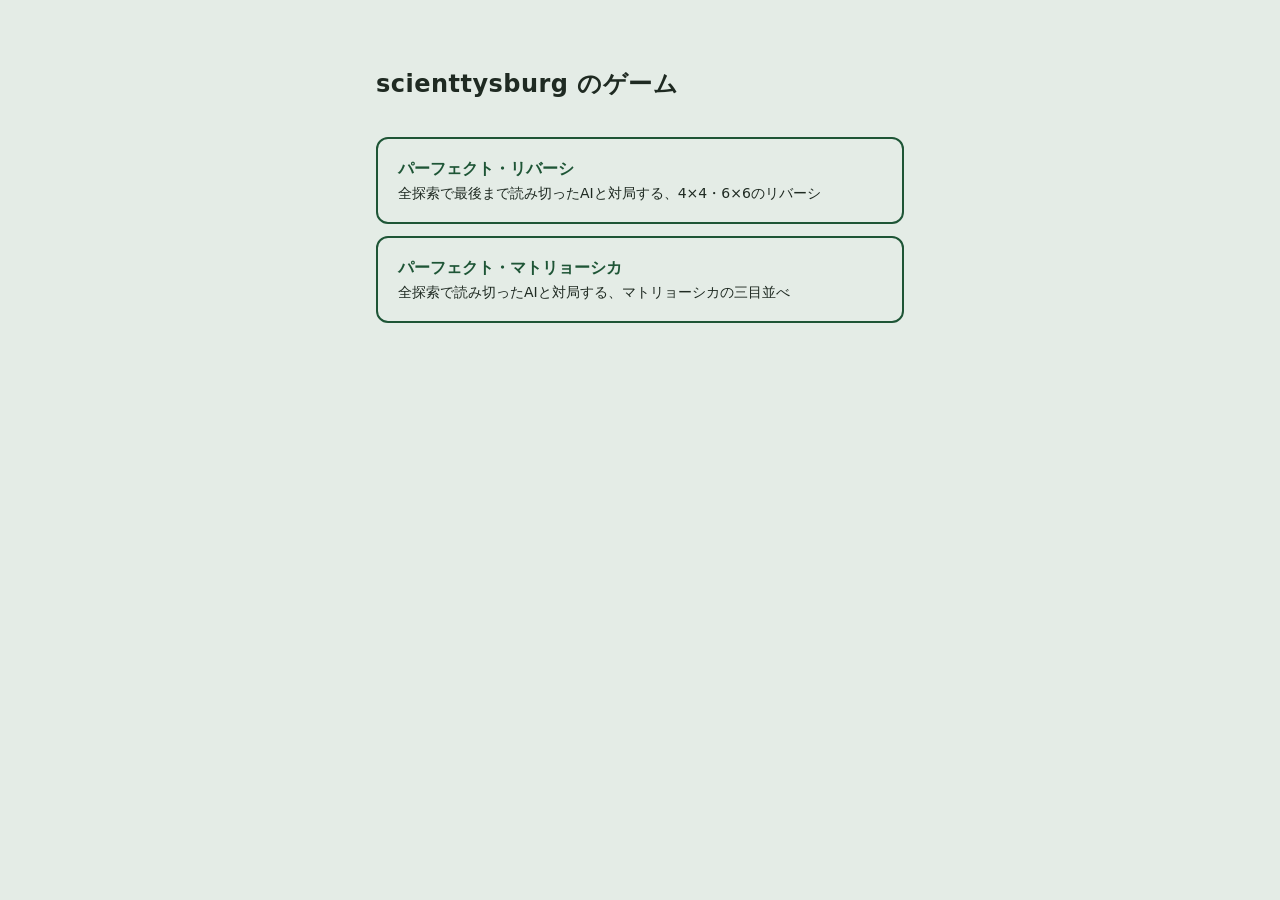
<file: index.html>
<!doctype html>
<html lang="ja">
<head>
<meta charset="utf-8">
<meta name="viewport" content="width=device-width, initial-scale=1">
<title>scienttysburg のゲーム</title>
<meta name="description" content="scienttysburg が作ったゲームの一覧">
<style>
:root {
  --bg: #E4ECE6;
  --fg: #1F2A22;
  --accent: #1E5536;
}
@media (prefers-color-scheme: dark) {
  :root {
    --bg: #101C15;
    --fg: #DCE8E0;
    --accent: #4FA374;
  }
}
* { box-sizing: border-box; }
body {
  margin: 0;
  min-height: 100vh;
  background: var(--bg);
  color: var(--fg);
  font-family: system-ui, -apple-system, "Hiragino Sans", "Yu Gothic UI", "Meiryo", sans-serif;
  line-height: 1.7;
}
main {
  max-width: 36rem;
  margin: 0 auto;
  padding: 4rem 1.5rem;
}
h1 {
  margin: 0 0 2rem;
  font-size: 1.5rem;
  font-weight: 700;
  letter-spacing: 0.02em;
}
ul {
  margin: 0;
  padding: 0;
  list-style: none;
}
li + li { margin-top: 0.75rem; }
a {
  display: block;
  padding: 1rem 1.25rem;
  border: 2px solid var(--accent);
  border-radius: 0.75rem;
  color: var(--accent);
  font-weight: 700;
  text-decoration: none;
}
a small {
  display: block;
  color: var(--fg);
  font-weight: 400;
  font-size: 0.875rem;
}
a:hover, a:focus-visible {
  background: var(--accent);
  color: var(--bg);
}
a:hover small, a:focus-visible small { color: var(--bg); }
a:focus-visible { outline: 3px solid var(--fg); outline-offset: 2px; }
</style>
</head>
<body>
<main>
  <h1>scienttysburg のゲーム</h1>
  <ul>
    <li><a href="reversi/">パーフェクト・リバーシ<small>全探索で最後まで読み切ったAIと対局する、4×4・6×6のリバーシ</small></a></li>
    <li><a href="matryoshka/">パーフェクト・マトリョーシカ<small>全探索で読み切ったAIと対局する、マトリョーシカの三目並べ</small></a></li>
  </ul>
</main>
</body>
</html>
</file>
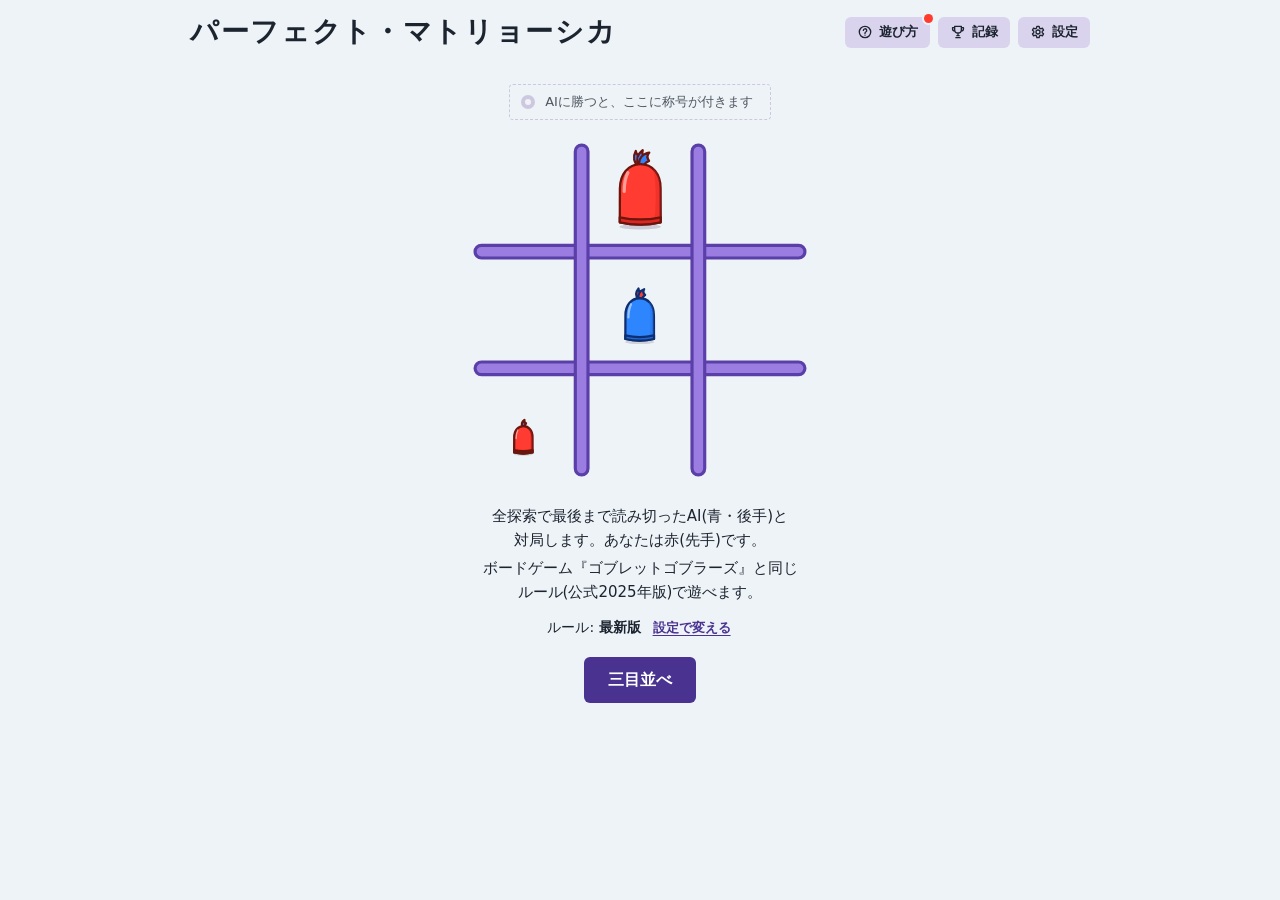
<file: matryoshka/index.html>
<!doctype html>
<html lang="ja">
  <head>
    <meta charset="UTF-8" />
    <meta name="viewport" content="width=device-width, initial-scale=1.0" />
    <meta name="color-scheme" content="light dark" />
    <meta name="description" content="全探索で最後まで読み切ったAIと対局する、三目並べのマトリョーシカ。" />
    <title>パーフェクト・マトリョーシカ</title>
    <link rel="icon" type="image/svg+xml" href="/matryoshka/favicon.svg" />
    <script type="module" crossorigin src="/matryoshka/assets/index-DA-m1LLH.js"></script>
    <link rel="stylesheet" crossorigin href="/matryoshka/assets/index-DSzhhe3M.css">
  </head>
  <body>
    <div id="app"></div>
  </body>
</html>
</file>
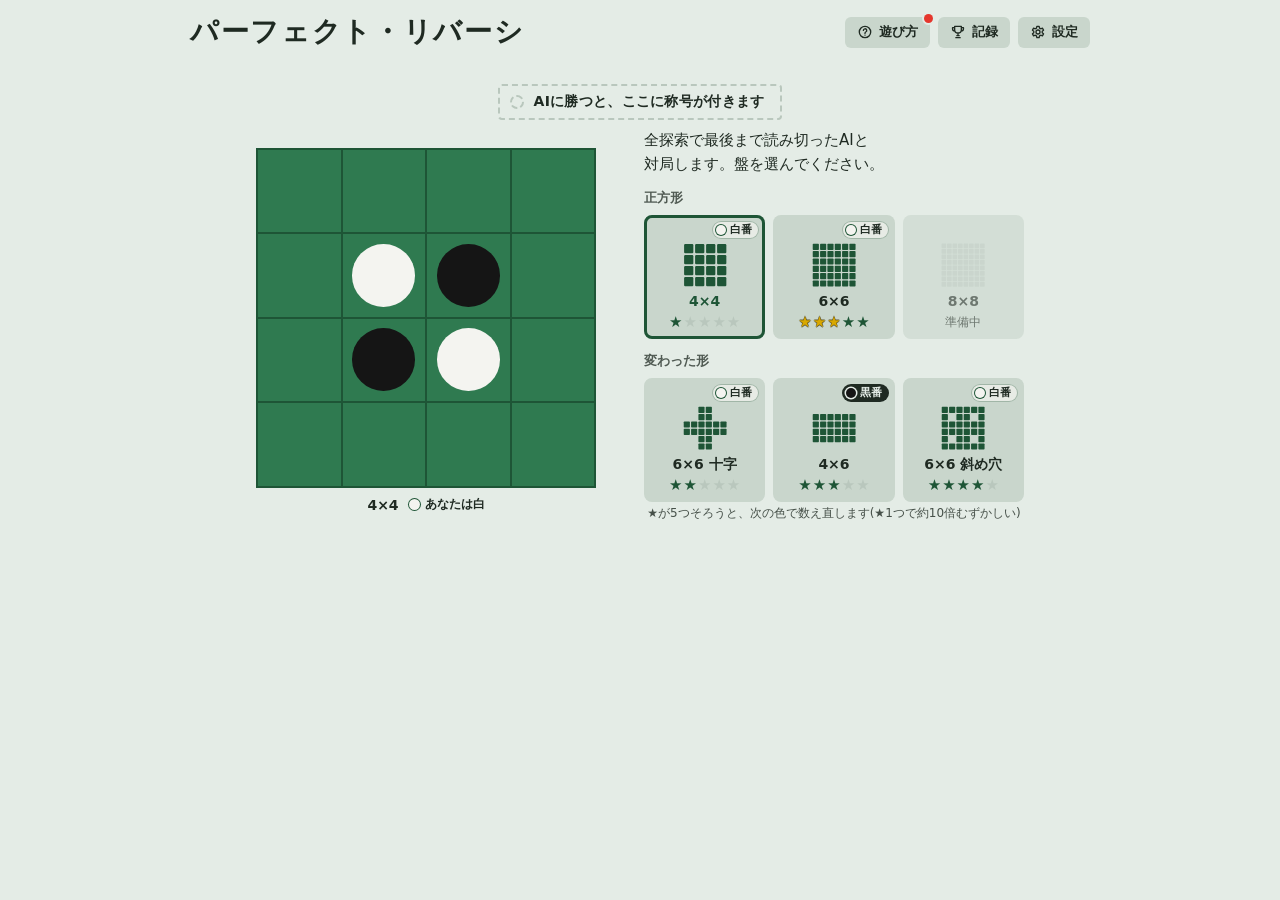
<file: reversi/index.html>
<!doctype html>
<html lang="ja">
  <head>
    <meta charset="UTF-8" />
    <meta name="viewport" content="width=device-width, initial-scale=1.0" />
    <meta name="color-scheme" content="light dark" />
    <meta name="description" content="全探索で最後まで読み切ったAIと対局する、4×4・6×6のリバーシ。" />
    <title>パーフェクト・リバーシ</title>
    <link rel="icon" type="image/svg+xml" href="/reversi/favicon.svg" />
    <script type="module" crossorigin src="/reversi/assets/index-CpmQHHmM.js"></script>
    <link rel="stylesheet" crossorigin href="/reversi/assets/index-CEtsb2yd.css">
  </head>
  <body>
    <div id="app"></div>
  </body>
</html>
</file>
<file: matryoshka/assets/index-DSzhhe3M.css>
:root{--matryoshka-bg:#eef3f7;--matryoshka-text:#1c2430;--matryoshka-cell:#5a3fa8;--matryoshka-line:#2f1f66;--matryoshka-chip:#dad3ee;--matryoshka-dot-off:#c2bad9;--matryoshka-accent:#4a3291;--matryoshka-on-accent:#fff;--matryoshka-white:#fff;--matryoshka-best-dot-on:#7a5cd0;--matryoshka-plate:transparent;--matryoshka-red:#ff3b30;--matryoshka-blue:#2e86ff;--matryoshka-dot:#4a329159;--matryoshka-ring:#4a32918c;--matryoshka-backdrop:#00000073;--matryoshka-gold:#ffd76a;--matryoshka-gold-edge:#e0a93a;--matryoshka-perfect-bg:radial-gradient(circle at 50% 38%, #6a4fc8 0%, #4a3291 55%, #2d1d66 100%);--matryoshka-perfect-ink:#2d1d66;--matryoshka-perfect-board:#eef3f7;--matryoshka-perfect-text:#fff;--matryoshka-perfect-chip:#ffffff29;--matryoshka-perfect-ring:#cdbdff;--matryoshka-unit:min(1.3px, calc((100vw - 32px) / 268), max(.7px, calc((100vh - 120px) / 268)));--lightningcss-light:initial;--lightningcss-dark: ;color-scheme:light}:root[data-theme=dark]{--matryoshka-bg:#11161f;--matryoshka-text:#e8eef6;--matryoshka-cell:#5a45b0;--matryoshka-line:#2a1f55;--matryoshka-chip:#2b2f4d;--matryoshka-dot-off:#3a3a5c;--matryoshka-accent:#b7a4ff;--matryoshka-on-accent:#1a1240;--matryoshka-best-dot-on:var(--matryoshka-accent);--matryoshka-plate:#232d40;--matryoshka-dot:#c4b2ff80;--matryoshka-ring:#c4b2ffcc;--matryoshka-backdrop:#04060aa6;--matryoshka-perfect-bg:radial-gradient(circle at 50% 38%, #231c52 0%, #11161f 55%, #0b0d14 100%);--matryoshka-perfect-ink:#0b0d14;--matryoshka-perfect-board:#232d40;--matryoshka-perfect-text:var(--matryoshka-text);--matryoshka-perfect-chip:var(--matryoshka-chip);--lightningcss-light: ;--lightningcss-dark:initial;color-scheme:dark}@media (prefers-color-scheme:dark){:root:not([data-theme]){--matryoshka-bg:#11161f;--matryoshka-text:#e8eef6;--matryoshka-cell:#5a45b0;--matryoshka-line:#2a1f55;--matryoshka-chip:#2b2f4d;--matryoshka-dot-off:#3a3a5c;--matryoshka-accent:#b7a4ff;--matryoshka-on-accent:#1a1240;--matryoshka-best-dot-on:var(--matryoshka-accent);--matryoshka-plate:#232d40;--matryoshka-dot:#c4b2ff80;--matryoshka-ring:#c4b2ffcc;--matryoshka-backdrop:#04060aa6;--matryoshka-perfect-bg:radial-gradient(circle at 50% 38%, #231c52 0%, #11161f 55%, #0b0d14 100%);--matryoshka-perfect-ink:#0b0d14;--matryoshka-perfect-board:#232d40;--matryoshka-perfect-text:var(--matryoshka-text);--matryoshka-perfect-chip:var(--matryoshka-chip);--lightningcss-light: ;--lightningcss-dark:initial;color-scheme:dark}}body{background:var(--matryoshka-bg);color:var(--matryoshka-text);-webkit-text-size-adjust:100%;margin:0;font-family:Hiragino Sans,Hiragino Kaku Gothic ProN,Noto Sans JP,Yu Gothic UI,Meiryo,system-ui,sans-serif;font-size:15px;line-height:1.6}button{font:inherit;color:inherit}:focus-visible{outline:3px solid var(--matryoshka-accent);outline-offset:2px}.matryoshka-defs{position:absolute}.matryoshka-screen{--matryoshka-main-pad:16px;--matryoshka-page-width:600px;--matryoshka-bar-width:900px;min-height:100vh;box-sizing:border-box;min-height:100dvh}.matryoshka-topbar{flex-wrap:wrap;justify-content:space-between;align-items:center;gap:6px 8px;max-width:420px;margin:0 auto;padding:14px 16px 6px;display:flex}.matryoshka-brand{letter-spacing:.04em;white-space:nowrap;flex:100%;min-width:0;margin:0;font-size:clamp(12px,6.86813vw - 2.1978px,22px);font-weight:800;line-height:1.3}.matryoshka-topbar__actions{flex:100%;gap:6px;display:flex}.matryoshka-main{max-width:420px;padding:8px var(--matryoshka-main-pad) 32px;text-align:center;flex-direction:column;align-items:center;margin:0 auto;display:flex}.matryoshka-button{cursor:pointer;border:0;border-radius:6px;padding:9px 16px;font-size:14px;font-weight:600}.matryoshka-button:disabled{opacity:.45;cursor:default}.matryoshka-button--primary{background:var(--matryoshka-accent);color:var(--matryoshka-on-accent)}.matryoshka-button--secondary{background:var(--matryoshka-chip)}.matryoshka-button--quiet{text-underline-offset:3px;opacity:.75;background:0 0;margin-top:20px;padding:6px 10px;font-size:13px;font-weight:400;text-decoration:underline}.matryoshka-tool{background:var(--matryoshka-chip);min-width:0;color:var(--matryoshka-text);white-space:nowrap;cursor:pointer;border:0;border-radius:8px;flex-direction:column;flex:1 1 0;align-items:center;gap:2px;padding:6px 0 5px;font-size:11px;font-weight:600;line-height:1.3;display:flex;position:relative}.matryoshka-tool svg{flex-shrink:0;width:18px;height:18px}.matryoshka-piece{top:calc(var(--matryoshka-unit) * (var(--mp-dy) + var(--mp-rd,0) * var(--mp-rest,1)));left:calc(var(--matryoshka-unit) * var(--mp-dx));width:calc(var(--matryoshka-unit) * var(--mp-w));height:calc(var(--matryoshka-unit) * var(--mp-h));display:block;position:relative;overflow:visible}.matryoshka-board,.matryoshka-preview{width:calc(var(--matryoshka-unit) * 268);height:calc(var(--matryoshka-unit) * 268);flex:none;position:relative}.matryoshka-board:before,.matryoshka-preview:before{content:"";inset:calc(var(--matryoshka-unit) * -12);border-radius:calc(var(--matryoshka-unit) * 32);background:var(--matryoshka-plate);position:absolute}.matryoshka-board{margin:calc(var(--matryoshka-unit) * 16) 0 calc(var(--matryoshka-unit) * 12)}.matryoshka-bars{width:100%;height:100%;position:absolute;inset:0}.matryoshka-cells{grid-template-columns:repeat(3, calc(var(--matryoshka-unit) * 84));grid-template-rows:repeat(3, calc(var(--matryoshka-unit) * 84));gap:calc(var(--matryoshka-unit) * 8);display:grid;position:absolute;inset:0}.matryoshka-cell{cursor:default;background:0 0;border:0;justify-content:center;align-items:center;padding:0;display:flex;position:relative;overflow:visible}.matryoshka-cell[data-liftable],.matryoshka-cell[data-target]{cursor:pointer}.matryoshka-cell--dot:after{content:"";width:calc(var(--matryoshka-unit) * 12);height:calc(var(--matryoshka-unit) * 12);margin:calc(var(--matryoshka-unit) * -6) 0 0 calc(var(--matryoshka-unit) * -6);background:var(--matryoshka-dot);border-radius:50%;position:absolute;top:50%;left:50%}.matryoshka-cell--can:before{content:"";width:calc(var(--matryoshka-unit) * var(--ring-w,58));height:calc(var(--matryoshka-unit) * var(--ring-w,58) * .22);margin-left:calc(var(--matryoshka-unit) * var(--ring-w,58) * -.5);margin-top:calc(var(--matryoshka-unit) * (var(--ring-foot,40) - var(--ring-w,58) * .11));box-shadow:0 0 0 calc(var(--matryoshka-unit) * 3) var(--matryoshka-ring);border-radius:50%;position:absolute;top:50%;left:50%}.matryoshka-cells>.matryoshka-cell:nth-child(3n+1){--lift-tx:-.06;--lift-ty:-.38;--lift-deg:-29deg}.matryoshka-cells>.matryoshka-cell:nth-child(3n+2){--lift-tx:-.1;--lift-ty:-.39;--lift-deg:-22deg}.matryoshka-cells>.matryoshka-cell:nth-child(3n){--lift-tx:.06;--lift-ty:-.38;--lift-deg:29deg}.matryoshka-cell[data-origin]{z-index:10}.matryoshka-piece--lifted{--mp-ground:transparent;z-index:2;transform-origin:calc(var(--matryoshka-unit) * var(--mp-pl)) calc(var(--matryoshka-unit) * var(--mp-pb));transform:translate(calc(-50% + var(--matryoshka-unit) * (var(--mp-dx) + 84 * var(--lift-tx))), calc(-50% + var(--matryoshka-unit) * (var(--mp-dy) + var(--mp-rd) + 84 * var(--lift-ty)))) rotate(var(--lift-deg));filter:drop-shadow(0 calc(var(--matryoshka-unit) * 2) calc(var(--matryoshka-unit) * 2) #140a324d);animation:.25s ease-out matryoshka-lift;position:absolute;top:50%;left:50%}.matryoshka-cells>.matryoshka-cell:nth-child(3n) .matryoshka-piece--lifted{transform-origin:calc(var(--matryoshka-unit) * var(--mp-pr)) calc(var(--matryoshka-unit) * var(--mp-pb))}.matryoshka-lift-shadow{left:50%;top:calc(50% + var(--matryoshka-unit) * var(--ground));width:calc(var(--matryoshka-unit) * var(--mp-h) * .5);height:calc(var(--matryoshka-unit) * var(--mp-h) * .068);pointer-events:none;opacity:.55;background:#281e3c29;border-radius:50%;animation:.25s ease-out matryoshka-lift-shadow;position:absolute;transform:translate(-50%,-50%)scale(1.35,1.2)}.matryoshka-cell[data-selected] .matryoshka-piece:not(.matryoshka-piece--lifted){filter:drop-shadow(calc(var(--matryoshka-unit) * 1.5) 0 0 var(--matryoshka-accent)) drop-shadow(calc(var(--matryoshka-unit) * -1.5) 0 0 var(--matryoshka-accent)) drop-shadow(0 calc(var(--matryoshka-unit) * 1.5) 0 var(--matryoshka-accent)) drop-shadow(0 calc(var(--matryoshka-unit) * -1.5) 0 var(--matryoshka-accent))}.matryoshka-cell--line{--mp-line-tint:var(--matryoshka-blue)}.matryoshka-cell--line[data-line=red]{--mp-line-tint:var(--matryoshka-red)}.matryoshka-cell--line:before{content:"";inset:calc(var(--matryoshka-unit) * 3);border-radius:calc(var(--matryoshka-unit) * 14);background:color-mix(in srgb, var(--mp-line-tint) 24%, transparent);box-shadow:inset 0 0 0 calc(var(--matryoshka-unit) * 2.5) color-mix(in srgb, var(--mp-line-tint) 65%, transparent);pointer-events:none;animation:.45s ease-out both matryoshka-line-in;position:absolute}@keyframes matryoshka-line-in{0%{opacity:0;transform:scale(.8)}to{opacity:1;transform:scale(1)}}.matryoshka-piece[data-arriving]{z-index:10;animation:.3s ease-out matryoshka-drop}.matryoshka-piece[data-under]{z-index:0;transform:translate(calc(-50% + var(--matryoshka-unit) * var(--mp-dx)), calc(-50% + var(--matryoshka-unit) * (var(--mp-dy) + var(--mp-rd))));position:absolute;top:50%;left:50%}@keyframes matryoshka-lift{0%{transform:translate(calc(-50% + var(--matryoshka-unit) * var(--mp-dx)), calc(-50% + var(--matryoshka-unit) * (var(--mp-dy) + var(--mp-rd)))) rotate(0deg)}45%{transform:translate(calc(-50% + var(--matryoshka-unit) * var(--mp-dx)), calc(-50% + var(--matryoshka-unit) * (var(--mp-dy) + var(--mp-rd) + 84 * var(--lift-ty)))) rotate(0deg);animation-timing-function:ease-in-out}}@keyframes matryoshka-lift-shadow{0%{opacity:1;transform:translate(-50%,-50%)}}@keyframes matryoshka-drop{0%{transform:translate(var(--from-x,0px), var(--from-y,calc(var(--matryoshka-unit) * -24)))}}.matryoshka-hand-label{opacity:.75;text-align:center;margin:6px 0 2px;font-size:13px}.matryoshka-hand{justify-content:center;align-items:center;gap:calc(var(--matryoshka-unit) * 12);min-height:calc(var(--matryoshka-unit) * 84);padding-top:calc(var(--matryoshka-unit) * 10);display:flex}.matryoshka-hand-slot{--mp-rest:0;width:calc(var(--matryoshka-unit) * var(--mp-vw));height:calc(var(--matryoshka-unit) * 74);flex:none;justify-content:center;align-items:center;display:flex;position:relative}.matryoshka-hand-piece{width:calc(100% + var(--matryoshka-unit) * 10);height:100%;margin:0 calc(var(--matryoshka-unit) * -5);background:0 0;border:0;justify-content:center;align-items:center;padding:0;transition:transform .15s;display:flex;position:relative}button.matryoshka-hand-piece{cursor:pointer}.matryoshka-hand-piece--picked{transform:translateY(calc(var(--matryoshka-unit) * -10))}.matryoshka-hand-piece--picked .matryoshka-piece{--mp-ground:transparent}.matryoshka-hand-piece--picked:before{content:"";left:50%;top:calc(50% + var(--matryoshka-unit) * (var(--ground) + 10));width:calc(var(--matryoshka-unit) * var(--mp-h) * .5);height:calc(var(--matryoshka-unit) * var(--mp-h) * .068);background:var(--matryoshka-dot);border-radius:50%;position:absolute;transform:translate(-50%,-50%)}.matryoshka-cell:focus-visible{outline:3px solid var(--matryoshka-accent);outline-offset:-5px}.matryoshka-main--title{padding-top:24px}.matryoshka-preview{--matryoshka-unit:min(1.2687px, max(.6px, calc((100vh - 395px) / 268)), calc((100vw - 2 * var(--matryoshka-main-pad)) / 268));margin:12px auto 4px}.matryoshka-cell--static{pointer-events:none}.matryoshka-lead{max-width:24em;margin:20px 0 18px}.matryoshka-lead__line{display:block}.matryoshka-lead__line+.matryoshka-lead__line{margin-top:4px}.matryoshka-lead__part{white-space:nowrap;display:block}@media (max-width:359px){.matryoshka-lead__part{white-space:normal}}.matryoshka-rule-note{flex-wrap:wrap;justify-content:center;align-items:baseline;gap:2px 10px;margin:-6px 0 16px;font-size:14px;display:flex}.matryoshka-rule-note__name{font-weight:800}.matryoshka-rule-note__change{color:var(--matryoshka-accent);font:inherit;text-underline-offset:3px;cursor:pointer;background:0 0;border:0;margin:0;padding:2px;font-size:13px;font-weight:700;text-decoration:underline}.matryoshka-rule-note__change:focus-visible{outline:2px solid var(--matryoshka-accent);outline-offset:2px;border-radius:4px}.matryoshka-sizes{flex-wrap:wrap;justify-content:center;gap:8px;display:flex}.matryoshka-size{background:var(--matryoshka-chip);border:0;border-radius:6px;padding:10px 16px;font-size:14px;font-weight:600}.matryoshka-size--ready{background:var(--matryoshka-accent);color:var(--matryoshka-on-accent);cursor:pointer;padding:10px 24px;font-size:16px;font-weight:800}.matryoshka-size:disabled{opacity:.6;font-weight:400}.matryoshka-nameplate{box-sizing:border-box;max-width:100%;color:inherit;cursor:pointer;background:0 0;border:0;border-radius:8px;flex-direction:column;align-items:center;gap:6px;margin:0 0 4px;padding:4px 8px;display:flex}.matryoshka-nameplate__plate{background:var(--matryoshka-cell);color:var(--matryoshka-white);box-shadow:0 0 0 2px var(--matryoshka-line);box-sizing:border-box;letter-spacing:.08em;text-align:left;border-radius:4px;align-items:center;gap:10px;max-width:100%;padding:6px 18px 6px 12px;font-size:17px;font-weight:800;line-height:1.4;display:inline-flex}.matryoshka-nameplate__name{overflow-wrap:anywhere;min-width:0}.matryoshka-nameplate:hover .matryoshka-nameplate__plate{background:color-mix(in srgb, var(--matryoshka-cell) 82%, #fff)}.matryoshka-nameplate__mark{box-sizing:border-box;border:4px solid var(--matryoshka-white);border-radius:50%;flex:none;width:14px;height:14px}.matryoshka-nameplate__plate--empty{border:1px dashed var(--matryoshka-dot-off);color:inherit;box-shadow:none;letter-spacing:0;opacity:.75;background:0 0;padding:5px 17px 5px 11px;font-size:13px;font-weight:400;line-height:23.8px}.matryoshka-nameplate:hover .matryoshka-nameplate__plate--empty{background:0 0}.matryoshka-nameplate__plate--empty .matryoshka-nameplate__mark{border-color:var(--matryoshka-dot-off)}.matryoshka-nameplate__hint{font-size:13px}.matryoshka-main--game{position:relative}.matryoshka-rule-label{top:14px;left:var(--matryoshka-main-pad);opacity:.65;text-align:left;margin:0;font-size:12px;position:absolute}.matryoshka-status{text-align:center;min-height:3.2em;margin:10px 0 0;font-size:15px;font-weight:600}.matryoshka-actions{flex-wrap:wrap;justify-content:center;gap:8px;display:flex}.matryoshka-main--loading{padding-top:40px}.matryoshka-main--loading .matryoshka-status{min-height:0}.matryoshka-loading-dots{justify-content:center;align-items:center;gap:8px;min-height:1.6em;display:flex}.matryoshka-loading-dot{background:var(--matryoshka-accent);opacity:.25;border-radius:50%;width:10px;height:10px;animation:1.2s ease-in-out infinite matryoshka-loading-pulse}.matryoshka-loading-dot:nth-child(2){animation-delay:.2s}.matryoshka-loading-dot:nth-child(3){animation-delay:.4s}@keyframes matryoshka-loading-pulse{0%,60%,to{opacity:.25}30%{opacity:1}}.matryoshka-loading-help{opacity:.85;max-width:24em;min-height:1.7em;margin:4px 0 0;font-size:13px;line-height:1.7}.matryoshka-main--loading .matryoshka-actions{margin-top:6px}.matryoshka-main--loading .matryoshka-button--quiet{margin-top:14px}.matryoshka-main--result{padding-top:40px;overflow:clip}.matryoshka-screen--result{--matryoshka-unit:min(1.25px, calc((100vw - 32px) / 268), calc((100vh - 190px) / 300))}.matryoshka-result-header,.matryoshka-result-info{flex-direction:column;align-items:center;display:flex}.matryoshka-result-info{width:100%}.matryoshka-result-title{letter-spacing:.12em;margin:0 0 2px;font-size:30px;font-weight:800}.matryoshka-result-title:focus{outline:none}.matryoshka-result-score{margin:0;font-size:15px}.matryoshka-result-rule{opacity:.65;margin:4px 0 0;font-size:12px}.matryoshka-screen--result .matryoshka-board{margin:calc(14px + var(--matryoshka-unit) * 12) auto calc(16px + var(--matryoshka-unit) * 12)}.matryoshka-best-dots{text-align:center;text-wrap:balance;margin:-3px;font-size:0;line-height:0}.matryoshka-best-dot{vertical-align:top;border-radius:50%;width:14px;height:14px;margin:3px;display:inline-block}.matryoshka-best-dot--on{background:var(--matryoshka-best-dot-on)}.matryoshka-best-dot--off{background:var(--matryoshka-dot-off)}.matryoshka-result-best{margin:6px 0 14px;font-size:13px}.matryoshka-result-advice{max-width:24em;margin:0 0 14px;font-size:14px;line-height:1.7}.matryoshka-result-note__line{display:block}.matryoshka-unlocked{flex-direction:column;align-items:center;gap:6px;margin:0 0 18px;display:flex}.matryoshka-unlocked__lead{opacity:.75;margin:0;font-size:13px}.matryoshka-unlocked__list{flex-wrap:wrap;justify-content:center;gap:6px;margin:0;padding:0;list-style:none;display:flex}.matryoshka-unlocked__item{background:var(--matryoshka-chip);text-align:left;cursor:pointer;border:0;border-radius:6px;flex-direction:column;align-items:flex-start;width:100%;padding:6px 12px;line-height:1.45;display:flex}.matryoshka-unlocked__item:hover{box-shadow:0 0 0 2px var(--matryoshka-accent)}.matryoshka-unlocked__name{font-size:13px;font-weight:700}.matryoshka-unlocked__title{color:var(--matryoshka-accent);font-size:12px;font-weight:600}.matryoshka-cell--final{pointer-events:none}.matryoshka-board__halo{display:none}.matryoshka-screen--perfect{background:var(--matryoshka-perfect-bg);color:var(--matryoshka-perfect-text)}.matryoshka-screen--perfect .matryoshka-result-title{color:var(--matryoshka-gold);font-size:36px}.matryoshka-screen--perfect .matryoshka-board:before{background:var(--matryoshka-perfect-board);box-shadow:0 0 0 2px var(--matryoshka-gold-edge), 0 10px 30px #00000059}.matryoshka-screen--perfect .matryoshka-best-dot--on{background:var(--matryoshka-gold);box-shadow:0 0 6px var(--matryoshka-gold)}.matryoshka-screen--perfect .matryoshka-best-dot--off{background:#fff3}.matryoshka-screen--perfect .matryoshka-result-advice{opacity:.9}.matryoshka-screen--perfect .matryoshka-unlocked__item,.matryoshka-screen--perfect .matryoshka-button--secondary,.matryoshka-screen--perfect .matryoshka-tool{background:var(--matryoshka-perfect-chip);color:var(--matryoshka-perfect-text)}.matryoshka-screen--perfect .matryoshka-button--primary{background:var(--matryoshka-gold);color:var(--matryoshka-perfect-ink)}.matryoshka-screen--perfect .matryoshka-unlocked__title{color:var(--matryoshka-gold)}.matryoshka-screen--perfect .matryoshka-unlocked__item:hover{box-shadow:0 0 0 2px var(--matryoshka-gold)}.matryoshka-screen--perfect :focus-visible{outline-color:var(--matryoshka-gold)}.matryoshka-screen--perfect .matryoshka-result-title{animation:.9s cubic-bezier(.2,.8,.2,1) both matryoshka-title-in}.matryoshka-screen--perfect .matryoshka-board__halo{pointer-events:none;display:block;position:absolute;inset:0}.matryoshka-board__halo:before,.matryoshka-board__halo:after,.matryoshka-board--final:after{content:"";box-sizing:border-box;border:4px solid var(--matryoshka-red);opacity:0;pointer-events:none;border-radius:50%;position:absolute;inset:0}.matryoshka-screen--perfect .matryoshka-board__halo:before{animation:1.5s ease-out .15s both matryoshka-ring}.matryoshka-screen--perfect .matryoshka-board--final:after{border-color:var(--matryoshka-perfect-ring);animation:1.5s ease-out .35s both matryoshka-ring}.matryoshka-screen--perfect .matryoshka-board__halo:after{border-color:var(--matryoshka-blue);animation:1.5s ease-out .55s both matryoshka-ring}.matryoshka-screen--perfect .matryoshka-cell--final .matryoshka-piece{animation:matryoshka-assemble .5s cubic-bezier(.3, 1.4, .5, 1) calc(var(--i) * 70ms + .2s) both;transform-origin:50%}@keyframes matryoshka-title-in{0%{opacity:0;letter-spacing:.5em}}@keyframes matryoshka-ring{0%{opacity:.9;transform:scale(.3)}to{opacity:0;transform:scale(2.4)}}@keyframes matryoshka-assemble{0%{opacity:0;transform:scale(.55) translateY(calc(var(--matryoshka-unit) * 14))}}@media (prefers-reduced-motion:reduce){.matryoshka-piece--lifted,.matryoshka-lift-shadow,.matryoshka-cell--line:before,.matryoshka-piece[data-arriving],.matryoshka-loading-dot,.matryoshka-hand-piece{transition:none;animation:none}.matryoshka-piece[data-under]{display:none}.matryoshka-loading-dot{opacity:.6}.matryoshka-screen--perfect .matryoshka-result-title,.matryoshka-screen--perfect .matryoshka-cell--final .matryoshka-piece{animation:none}.matryoshka-screen--perfect .matryoshka-board__halo{display:none}.matryoshka-screen--perfect .matryoshka-board--final:after{animation:none;display:none}}.matryoshka-overlay:empty{display:none}.matryoshka-backdrop{z-index:10;background:var(--matryoshka-backdrop);justify-content:center;align-items:center;padding:16px;display:flex;position:fixed;inset:0}.matryoshka-backdrop--top{align-items:flex-start}.matryoshka-dialog{overscroll-behavior:contain;box-sizing:border-box;background:var(--matryoshka-bg);width:100%;max-width:380px;max-height:calc(100dvh - 32px);color:var(--matryoshka-text);border-radius:12px;padding:22px 20px 20px;overflow-y:auto}.matryoshka-dialog__close{margin:20px auto 0;display:block}.matryoshka-dialog--record{flex-direction:column;padding:14px 14px 12px;display:flex;overflow:hidden}.matryoshka-record-head{align-items:center;gap:6px;display:flex}.matryoshka-record-head .matryoshka-dialog__close{flex:none;margin:0;padding:7px 10px}.matryoshka-tabs{flex:auto;gap:4px;min-width:0;display:flex}.matryoshka-tabs__tab{background:var(--matryoshka-chip);white-space:nowrap;cursor:pointer;border:0;border-radius:6px;flex:auto;justify-content:center;align-items:baseline;gap:4px;padding:7px 6px;font-size:14px;font-weight:700;line-height:1.4;display:inline-flex}.matryoshka-tabs__tab:not([aria-selected=true]):hover{background:color-mix(in srgb, var(--matryoshka-chip) 80%, var(--matryoshka-accent))}.matryoshka-tabs__tab[aria-selected=true]{background:var(--matryoshka-cell);color:var(--matryoshka-white);box-shadow:0 0 0 2px var(--matryoshka-line)}.matryoshka-tabs__count{opacity:.85;font-size:11px;font-weight:600}.matryoshka-tabs__panel{overscroll-behavior:contain;flex:auto;min-height:0;margin-top:12px;padding:2px 4px 4px;overflow-y:auto}.matryoshka-tabs__panel:focus-visible{outline-offset:-3px}.matryoshka-stats{border-collapse:collapse;font-variant-numeric:tabular-nums;width:100%}.matryoshka-stats th,.matryoshka-stats td{text-align:right;white-space:nowrap;padding:6px 3px}.matryoshka-stats thead th{vertical-align:bottom;opacity:.75;font-size:12px;font-weight:600;line-height:1.35}.matryoshka-stats thead th>span{display:block}.matryoshka-stats__sub{font-size:11px}.matryoshka-stats tbody th{text-align:left;font-weight:700}.matryoshka-stats tbody td{font-size:15px}.matryoshka-stats th:last-child,.matryoshka-stats td:last-child{padding-left:12px}.matryoshka-stats__perfect{opacity:.75;font-size:12px}.matryoshka-stats tbody tr{border-top:1px solid var(--matryoshka-chip)}.matryoshka-stats tbody tr.matryoshka-stats__total{border-top:2px solid var(--matryoshka-accent)}.matryoshka-stats__total th,.matryoshka-stats__total td,.matryoshka-stats__rate{font-weight:800}.matryoshka-stats-note{opacity:.75;margin:10px 0 0;font-size:12px}.matryoshka-ach-row{margin-top:12px}.matryoshka-ach-row:first-child{margin-top:0}.matryoshka-ach-row__kind{opacity:.75;margin:0 0 6px;font-size:13px;font-weight:600}.matryoshka-ach-row__cards{grid-template-columns:minmax(0,1fr);gap:6px;margin:0;padding:0;list-style:none;display:grid}.matryoshka-achievement{text-align:left;border-radius:8px;flex-direction:column;gap:1px;padding:8px 12px;line-height:1.45;display:flex}.matryoshka-achievement--earned{background:var(--matryoshka-cell);color:var(--matryoshka-white);box-shadow:inset 0 0 0 1px var(--matryoshka-accent)}.matryoshka-achievement--locked{border:1px dashed var(--matryoshka-dot-off);background:0 0;padding:7px 11px}.matryoshka-achievement__name{font-size:14px;font-weight:700}.matryoshka-achievement__desc,.matryoshka-achievement__progress,.matryoshka-achievement__title{font-size:12px}.matryoshka-achievement__progress{font-variant-numeric:tabular-nums;font-weight:700}.matryoshka-achievement__title{color:var(--matryoshka-accent);font-weight:600}.matryoshka-achievement--earned .matryoshka-achievement__title{color:var(--matryoshka-white);font-weight:700}.matryoshka-achievement--locked .matryoshka-achievement__title{color:inherit;opacity:.6}.matryoshka-titles-choice{flex-wrap:wrap;justify-content:space-between;align-items:center;gap:6px 12px;display:flex}.matryoshka-titles-note{opacity:.75;margin:0;font-size:12px}.matryoshka-titles-auto{background:var(--matryoshka-chip);cursor:pointer;border:0;border-radius:6px;flex:none;padding:4px 12px;font-size:13px;font-weight:600}.matryoshka-titles-auto[aria-pressed=true]{background:var(--matryoshka-accent);color:var(--matryoshka-on-accent)}.matryoshka-title-shelf{--slot-w:calc(var(--slot-chars,10) * 13px + 12px);margin-top:10px}.matryoshka-title-shelf__row{margin-bottom:10px}.matryoshka-title-shelf__kind{opacity:.75;margin-bottom:4px;font-size:12px;display:block}.matryoshka-title-shelf__slots{grid-template-columns:repeat(auto-fill, var(--slot-w));gap:6px;margin:0;padding:0;list-style:none;display:grid}.matryoshka-title-shelf__slot{box-sizing:border-box;border:1px dashed var(--matryoshka-dot-off);text-align:center;overflow-wrap:anywhere;opacity:.75;background:0 0;border-radius:6px;justify-content:center;align-items:center;width:100%;padding:4px 5px;font-size:13px;line-height:1.45;display:flex}.matryoshka-title-shelf__slots>li{display:flex}.matryoshka-title-shelf__slot--earned{background:var(--matryoshka-chip);color:var(--matryoshka-accent);opacity:1;cursor:pointer;border-color:#0000;font-weight:700}.matryoshka-title-shelf__slot--earned:not(.matryoshka-title-shelf__slot--shown):hover{background:color-mix(in srgb, var(--matryoshka-chip) 80%, var(--matryoshka-accent))}.matryoshka-title-shelf__slot--shown{background:var(--matryoshka-cell);color:var(--matryoshka-white);box-shadow:0 0 0 2px var(--matryoshka-line)}@media (min-width:720px) and (hover:hover) and (pointer:fine){:root{--matryoshka-unit:min(1.25px, calc((100vh - 234px) / 464))}.matryoshka-topbar{max-width:var(--matryoshka-bar-width);flex-wrap:nowrap}.matryoshka-topbar__actions{flex:none;align-items:center;gap:8px}.matryoshka-tool{border-radius:6px;flex-direction:row;flex:none;gap:6px;padding:7px 12px;font-size:13px}.matryoshka-tool svg{width:16px;height:16px}.matryoshka-main{max-width:var(--matryoshka-page-width)}.matryoshka-brand{letter-spacing:.06em;flex:0 auto;font-size:28px}.matryoshka-screen--game .matryoshka-main,.matryoshka-screen--loading .matryoshka-main{padding-bottom:12px}.matryoshka-screen--game .matryoshka-status,.matryoshka-screen--loading .matryoshka-status{min-height:1.6em}.matryoshka-screen--game .matryoshka-button--quiet{margin-top:8px}.matryoshka-loading-help{max-width:36em}.matryoshka-loading-help:empty{min-height:0}.matryoshka-main--loading .matryoshka-button--quiet{margin-top:4px}.matryoshka-dialog--record{width:min(920px,100vw - 32px);max-width:none;padding:14px 22px 16px}.matryoshka-record-head .matryoshka-dialog__close{margin-left:auto;padding:9px 16px}.matryoshka-tabs{flex:none;gap:6px}.matryoshka-tabs__tab{flex:none;min-width:96px;padding:7px 8px;font-size:15px}.matryoshka-tabs__count{font-size:12px}.matryoshka-stats-body .matryoshka-stats{width:auto;min-width:440px;margin:4px auto 0}.matryoshka-stats th,.matryoshka-stats td{padding:7px 10px}.matryoshka-stats-note{text-align:center}.matryoshka-ach-row{gap:12px;margin-top:6px;display:flex}.matryoshka-ach-row__kind{text-align:right;flex:none;width:5em;margin:0;padding-top:7px}.matryoshka-ach-row__cards{flex:auto;grid-template-columns:repeat(4,minmax(0,1fr))}.matryoshka-achievement{padding:5px 10px;line-height:1.4}.matryoshka-achievement--locked{padding:4px 9px}.matryoshka-tabs__panel{margin-top:10px}.matryoshka-titles-choice{margin-top:4px}.matryoshka-title-shelf__row{align-items:center;gap:10px;margin-bottom:6px;display:flex}.matryoshka-title-shelf__kind{text-align:right;flex:none;width:5em;margin-bottom:0}.matryoshka-title-shelf__slots{grid-template-columns:repeat(var(--shelf-cols,3), var(--slot-w))}}@media (min-width:800px) and (hover:hover) and (pointer:fine){.matryoshka-main--result{max-width:var(--matryoshka-bar-width);grid-template-columns:auto minmax(300px,420px);grid-template-areas:"header header""board info";justify-content:center;align-items:center;gap:14px 44px;padding-top:6px;padding-bottom:12px;display:grid}.matryoshka-result-header{grid-area:header}.matryoshka-result-title{line-height:1.3}.matryoshka-main--result>.matryoshka-board{grid-area:board;margin:0}.matryoshka-result-info{text-align:left;grid-area:info;align-items:flex-start}.matryoshka-result-info .matryoshka-best-dots{text-align:left}.matryoshka-result-info .matryoshka-result-best{margin:6px 0 12px}.matryoshka-result-info .matryoshka-result-advice{max-width:none;margin-bottom:16px}.matryoshka-result-info .matryoshka-unlocked{align-items:flex-start;width:100%;margin-bottom:18px}.matryoshka-result-info .matryoshka-unlocked__list{grid-template-columns:repeat(2,minmax(0,1fr));width:100%;display:grid}.matryoshka-result-info .matryoshka-actions{justify-content:flex-start}}.matryoshka-howto-button{position:relative}.matryoshka-howto-dot{background:var(--matryoshka-red);width:9px;height:9px;box-shadow:0 0 0 2px var(--matryoshka-bg);pointer-events:none;border-radius:50%;position:absolute;top:-3px;right:-3px}.matryoshka-dialog--howto{text-align:left;flex-direction:column;padding:14px 14px 10px;display:flex;overflow:hidden}.matryoshka-howto-head{flex:none;justify-content:space-between;align-items:center;gap:8px;padding:0 4px 8px;display:flex}.matryoshka-howto-title{margin:0;font-size:18px;font-weight:800}.matryoshka-howto-head .matryoshka-dialog__close{flex:none;margin:0;padding:7px 12px}.matryoshka-dialog--settings{text-align:left;padding:14px 14px 18px}.matryoshka-settings-row{border-top:1px solid var(--matryoshka-chip);flex-wrap:wrap;justify-content:space-between;align-items:center;gap:8px 12px;padding:12px 4px 0;display:flex}.matryoshka-settings-row+.matryoshka-settings-row{margin-top:14px}.matryoshka-settings-label{font-size:15px;font-weight:800}.matryoshka-settings-note{opacity:.8;flex:100%;margin:0;font-size:13px;line-height:1.6}.matryoshka-settings-note--next{opacity:1;font-weight:700}.matryoshka-settings-choices{border-radius:10px;max-width:100%;display:flex;overflow:hidden}.matryoshka-settings-choice{background:var(--matryoshka-chip);min-width:0;color:inherit;font:inherit;cursor:pointer;border:0;border-radius:0;flex:auto;margin:0;padding:9px 12px;font-size:14px;font-weight:700}.matryoshka-settings-choice+.matryoshka-settings-choice{box-shadow:inset 1px 0 0 var(--matryoshka-bg)}.matryoshka-settings-choice[aria-pressed=true]{background:var(--matryoshka-accent);color:var(--matryoshka-on-accent)}.matryoshka-settings-choice:focus-visible{outline:2px solid var(--matryoshka-accent);outline-offset:-3px}.matryoshka-settings-choice[aria-pressed=true]:focus-visible{outline-color:var(--matryoshka-on-accent)}.matryoshka-howto-body{overscroll-behavior:contain;flex:auto;min-height:0;padding:0 4px;overflow:hidden auto}.matryoshka-howto-section{border-top:1px solid var(--matryoshka-chip);padding:12px 0 14px}.matryoshka-howto-heading{color:var(--matryoshka-accent);margin:0 0 4px;font-size:15px;font-weight:800}.matryoshka-howto-copy{margin:0;font-size:14px;line-height:1.75}.matryoshka-howto-figure{text-align:center;margin:10px 0 0}.matryoshka-howto-caption{opacity:.75;max-width:270px;margin:4px auto 0;font-size:12px;line-height:1.5}.matryoshka-howto-demo{--matryoshka-unit:1.25px;margin:0 auto;position:relative}.matryoshka-howto-demo--cover,.matryoshka-howto-demo--lift{width:calc(var(--matryoshka-unit) * 130);height:calc(var(--matryoshka-unit) * 120);justify-content:center;align-items:flex-end;display:flex}.matryoshka-howto-demo--row{--matryoshka-unit:min(1px, calc((100vw - 100px) / 268));width:calc(var(--matryoshka-unit) * 268);height:calc(var(--matryoshka-unit) * 148);margin-inline:calc(var(--matryoshka-unit) * 12)}.matryoshka-howto-row{top:calc(var(--matryoshka-unit) * 64);z-index:1;grid-template-columns:repeat(3, calc(var(--matryoshka-unit) * 84));gap:calc(var(--matryoshka-unit) * 8);display:grid;position:absolute;left:0}.matryoshka-howto-cell{width:calc(var(--matryoshka-unit) * 84);height:calc(var(--matryoshka-unit) * 84);justify-content:center;align-items:center;display:flex;position:relative}.matryoshka-howto-marks{pointer-events:none;width:100%;height:100%;position:absolute;inset:0;overflow:visible}.matryoshka-howto-bars{z-index:0}.matryoshka-howto-demo--row .matryoshka-howto-marks:not(.matryoshka-howto-bars){z-index:12}.matryoshka-howto-line{stroke:var(--matryoshka-blue);stroke-width:3px;stroke-dasharray:1 7;stroke-linecap:round;opacity:.85}.matryoshka-howto-arrow{fill:none;stroke:var(--matryoshka-accent);stroke-width:3px;stroke-dasharray:6 5;stroke-linecap:round}.matryoshka-howto-arrowhead{fill:var(--matryoshka-accent)}.matryoshka-howto-cell:has(.matryoshka-howto-lifted){z-index:10}.matryoshka-howto-cell--right .matryoshka-howto-lifted{transform-origin:calc(var(--matryoshka-unit) * var(--mp-pr)) calc(var(--matryoshka-unit) * var(--mp-pb))}.matryoshka-howto-demo .matryoshka-howto-lifted,.matryoshka-howto-demo .matryoshka-howto-shadow{animation:none}.matryoshka-howto-demo--lift .matryoshka-howto-lifted,.matryoshka-howto-demo--lose .matryoshka-howto-lifted{animation:4.6s ease-in-out infinite matryoshka-howto-lift}.matryoshka-howto-demo--lose .matryoshka-howto-shadow{animation:4.6s ease-in-out infinite matryoshka-howto-lift-shadow}.matryoshka-howto-demo--lose .matryoshka-howto-line{animation:4.6s ease-in-out infinite matryoshka-howto-reveal}@keyframes matryoshka-howto-reveal{0%,20%,92%,to{opacity:0}32%,82%{opacity:.85}}.matryoshka-howto-demo--lift .matryoshka-howto-shadow{animation:4.6s ease-in-out infinite matryoshka-howto-lift-shadow}.matryoshka-howto-over{z-index:2;transform:translate(calc(-50% + var(--matryoshka-unit) * var(--mp-dx)), calc(-50% + var(--matryoshka-unit) * (var(--mp-dy) + var(--mp-rd))));translate:0 calc(var(--matryoshka-unit) * -26);position:absolute;top:50%;left:50%}.matryoshka-howto-demo--cover .matryoshka-howto-over{animation:3.4s ease-in infinite matryoshka-howto-drop}@keyframes matryoshka-howto-drop{0%,8%{translate:0 calc(var(--matryoshka-unit) * -34);opacity:0}22%{opacity:1}36%,84%{opacity:1;translate:0}96%,to{translate:0 calc(var(--matryoshka-unit) * -34);opacity:0}}@keyframes matryoshka-howto-lift{0%,8%,94%,to{transform:translate(calc(-50% + var(--matryoshka-unit) * var(--mp-dx)), calc(-50% + var(--matryoshka-unit) * (var(--mp-dy) + var(--mp-rd)))) rotate(0deg);filter:none}24%{transform:translate(calc(-50% + var(--matryoshka-unit) * var(--mp-dx)), calc(-50% + var(--matryoshka-unit) * (var(--mp-dy) + var(--mp-rd) + 84 * var(--lift-ty)))) rotate(0deg);filter:drop-shadow(0 calc(var(--matryoshka-unit) * 2) calc(var(--matryoshka-unit) * 2) #140a324d)}38%,80%{transform:translate(calc(-50% + var(--matryoshka-unit) * (var(--mp-dx) + 84 * var(--lift-tx))), calc(-50% + var(--matryoshka-unit) * (var(--mp-dy) + var(--mp-rd) + 84 * var(--lift-ty)))) rotate(var(--lift-deg));filter:drop-shadow(0 calc(var(--matryoshka-unit) * 2) calc(var(--matryoshka-unit) * 2) #140a324d)}}@keyframes matryoshka-howto-lift-shadow{0%,8%,94%,to{opacity:1;transform:translate(-50%,-50%)}38%,80%{opacity:.55;transform:translate(-50%,-50%)scale(1.35,1.2)}}@media (prefers-reduced-motion:reduce){.matryoshka-howto-demo--cover .matryoshka-howto-over,.matryoshka-howto-demo--lift .matryoshka-howto-lifted,.matryoshka-howto-demo--lift .matryoshka-howto-shadow,.matryoshka-howto-demo--lose .matryoshka-howto-lifted,.matryoshka-howto-demo--lose .matryoshka-howto-shadow,.matryoshka-howto-demo--lose .matryoshka-howto-line{animation:none}}@media (min-width:560px){.matryoshka-howto-section--fig{grid-template-columns:minmax(0,1fr) auto;align-items:center;gap:6px 20px;display:grid}.matryoshka-howto-figure{margin:0}}@media (min-width:720px) and (hover:hover) and (pointer:fine){.matryoshka-dialog--howto{width:min(720px,100vw - 32px);max-width:none;padding:16px 22px 12px}.matryoshka-howto-title{font-size:20px}.matryoshka-howto-head .matryoshka-dialog__close{padding:9px 16px}.matryoshka-howto-copy{font-size:15px}}
</file>
<file: reversi/assets/index-CEtsb2yd.css>
:root{--reversi-bg:#e4ece6;--reversi-text:#1f2a22;--reversi-cell:#2f7a50;--reversi-line:#1e5536;--reversi-chip:#c9d6cc;--reversi-dot-off:#b9c7bd;--reversi-accent:#1e5536;--reversi-on-accent:#fff;--reversi-black:#151515;--reversi-white:#f4f4f0;--reversi-black-ring:transparent;--reversi-howto-dot:#e5372d;--reversi-brass:#e2c26a;--reversi-brass-edge:#c9a227;--reversi-perfect-bg:radial-gradient(circle at 50% 38%, #3a8f60 0%, #1e5536 55%, #143d27 100%);--reversi-perfect-ink:#143d27;--reversi-perfect-board:#143d27;--reversi-perfect-text:var(--reversi-white);--reversi-perfect-chip:#ffffff24;--reversi-best-dot-on:var(--reversi-cell);--reversi-crush-bg:#1d2a24;--reversi-crush-text:#dfe4e2;--reversi-crush-ash:#b9c1c7;--reversi-crush-ash-edge:#6e777e;--reversi-crush-chip:#ffffff17;--reversi-crush-board:#0b100d;--reversi-crush-cell:#24392f;--reversi-crush-ring:#3c4a44;--reversi-draw-light:#1e5536;--reversi-draw-dark:#1d2a24;--reversi-draw-text:#e3e6e1;--reversi-draw-pewter:#b7b2a0;--reversi-draw-pewter-edge:#847f6f;--reversi-draw-chip:#0006;--reversi-draw-board:#26302b;--reversi-draw-cell:#4b6656;--reversi-star-yellow:#d9a800;--reversi-star-yellow-edge:#3c2d008c;--reversi-star-red:#dc1414;--reversi-star-red-edge:transparent;--reversi-star-black:#000;--reversi-star-black-edge:transparent;--lightningcss-light:initial;--lightningcss-dark: ;color-scheme:light}:root[data-theme=dark]{--reversi-bg:#101c15;--reversi-text:#dce8e0;--reversi-cell:#1f5a3b;--reversi-line:#0b1610;--reversi-chip:#1f2e25;--reversi-dot-off:#2a3b31;--reversi-accent:#4fa374;--reversi-on-accent:#0b1610;--reversi-black-ring:#3c6b52;--reversi-howto-dot:#ff5b52;--reversi-perfect-bg:radial-gradient(circle at 50% 38%, #15301f 0%, #101c15 55%, #0b1610 100%);--reversi-perfect-ink:#0b1610;--reversi-perfect-board:#0b1610;--reversi-perfect-text:var(--reversi-text);--reversi-perfect-chip:var(--reversi-chip);--reversi-best-dot-on:var(--reversi-accent);--reversi-star-yellow:#f5cc3d;--reversi-star-yellow-edge:transparent;--reversi-star-red:#ff3b3b;--reversi-star-red-edge:transparent;--reversi-star-black:#000;--reversi-star-black-edge:#c9d6cc;--lightningcss-light: ;--lightningcss-dark:initial;color-scheme:dark}@media (prefers-color-scheme:dark){:root:not([data-theme]){--reversi-bg:#101c15;--reversi-text:#dce8e0;--reversi-cell:#1f5a3b;--reversi-line:#0b1610;--reversi-chip:#1f2e25;--reversi-dot-off:#2a3b31;--reversi-accent:#4fa374;--reversi-on-accent:#0b1610;--reversi-black-ring:#3c6b52;--reversi-howto-dot:#ff5b52;--reversi-perfect-bg:radial-gradient(circle at 50% 38%, #15301f 0%, #101c15 55%, #0b1610 100%);--reversi-perfect-ink:#0b1610;--reversi-perfect-board:#0b1610;--reversi-perfect-text:var(--reversi-text);--reversi-perfect-chip:var(--reversi-chip);--reversi-best-dot-on:var(--reversi-accent);--reversi-star-yellow:#f5cc3d;--reversi-star-yellow-edge:transparent;--reversi-star-red:#ff3b3b;--reversi-star-red-edge:transparent;--reversi-star-black:#000;--reversi-star-black-edge:#c9d6cc;--lightningcss-light: ;--lightningcss-dark:initial;color-scheme:dark}}body{background:var(--reversi-bg);color:var(--reversi-text);-webkit-text-size-adjust:100%;margin:0;font-family:Hiragino Sans,Hiragino Kaku Gothic ProN,Noto Sans JP,Yu Gothic UI,Meiryo,system-ui,sans-serif;font-size:15px;line-height:1.6}button{font:inherit;color:inherit}:focus-visible{outline:3px solid var(--reversi-accent);outline-offset:2px}.reversi-screen{min-height:100vh;box-sizing:border-box;min-height:100dvh}.reversi-topbar{flex-wrap:wrap;justify-content:space-between;align-items:center;gap:6px 8px;max-width:420px;margin:0 auto;padding:14px 16px 6px;display:flex}.reversi-brand{letter-spacing:.04em;white-space:nowrap;flex:100%;min-width:0;margin:0;font-size:clamp(12px,8.74126vw - 2.7972px,22px);font-weight:800;line-height:1.3}.reversi-topbar__actions{flex:100%;gap:6px;display:flex}.reversi-main{max-width:420px;padding:8px var(--reversi-main-pad) 32px;text-align:center;flex-direction:column;align-items:center;margin:0 auto;display:flex}.reversi-screen{--reversi-main-pad:16px;--reversi-page-width:600px;--reversi-bar-width:900px;--reversi-viewport-height:100vh}@supports (height:100dvh){.reversi-screen{--reversi-viewport-height:100dvh}}.reversi-button{cursor:pointer;border:0;border-radius:6px;padding:9px 16px;font-size:14px;font-weight:600}.reversi-button--primary{background:var(--reversi-accent);color:var(--reversi-on-accent)}.reversi-button--secondary{background:var(--reversi-chip)}.reversi-button--quiet{text-underline-offset:3px;opacity:.75;background:0 0;margin-top:20px;padding:6px 10px;font-size:13px;font-weight:400;text-decoration:underline}.reversi-tool{background:var(--reversi-chip);min-width:0;color:var(--reversi-text);white-space:nowrap;cursor:pointer;border:0;border-radius:8px;flex-direction:column;flex:1 1 0;align-items:center;gap:2px;padding:6px 0 5px;font-size:11px;font-weight:600;line-height:1.3;display:flex;position:relative}.reversi-tool svg{flex-shrink:0;width:18px;height:18px}.reversi-board{--reversi-board-gap:2px;--reversi-board-reserve:180px;--reversi-board-span:min(340px, calc(100vw - 2 * var(--reversi-main-pad)), max(144px, calc(var(--reversi-viewport-height) - var(--reversi-board-reserve))));--reversi-cell-size:calc((var(--reversi-board-span) - var(--reversi-board-gap) * (var(--board-cols) + 1)) / var(--board-cols));grid-template-columns:repeat(var(--board-cols), var(--reversi-cell-size));gap:var(--reversi-board-gap);padding:var(--reversi-board-gap);width:calc(var(--reversi-cell-size) * var(--board-cols) + var(--reversi-board-gap) * (var(--board-cols) + 1));aspect-ratio:var(--board-cols) / var(--board-rows);box-sizing:border-box;background:0 0;border-radius:4px;margin:12px auto 4px;display:grid}.reversi-cell{aspect-ratio:1;background:var(--reversi-cell);min-width:0;box-shadow:0 0 0 2px var(--reversi-line);perspective:200px;border:0;border-radius:0;justify-content:center;align-items:center;padding:0;display:flex}.reversi-cell--hole{box-shadow:none;background:0 0}button.reversi-cell:not(:disabled){cursor:pointer}button.reversi-cell:not(:disabled):hover{background:color-mix(in srgb, var(--reversi-cell) 82%, #fff)}button.reversi-cell:disabled{opacity:1}.reversi-cell:focus-visible{outline:3px solid var(--reversi-white);outline-offset:-5px}.reversi-stone{aspect-ratio:1;border-radius:50%;width:76%;display:block}.reversi-stone--black{--reversi-stone-face:var(--reversi-black);--reversi-stone-back:var(--reversi-white);background:var(--reversi-black);box-shadow:0 0 0 1px var(--reversi-black-ring)}.reversi-stone--white{--reversi-stone-face:var(--reversi-white);--reversi-stone-back:var(--reversi-black);background:var(--reversi-white)}.reversi-hint{aspect-ratio:1;background:#f4f4f066;border-radius:50%;width:18%;display:block}.reversi-main--title{padding-top:24px}.reversi-title-grid{flex-direction:column;align-items:center;width:100%;display:flex}.reversi-preview{--reversi-preview-span:min(340px, max(200px, calc(100vh - 316px)), calc(100vw - 2 * var(--reversi-main-pad)));flex-direction:column;align-items:center;display:flex}.reversi-preview__board{width:var(--reversi-preview-span);justify-content:center;align-items:center;height:auto;display:flex}.reversi-board--preview{--reversi-board-span:var(--reversi-preview-span)}.reversi-preview__caption{justify-content:center;align-items:center;gap:10px;min-height:1.6em;margin:2px 0 0;font-size:14px;font-weight:700;display:flex}.reversi-you{white-space:nowrap;align-items:center;gap:5px;font-size:12px;font-weight:600;display:inline-flex}.reversi-you__stone{width:11px;height:11px;box-shadow:0 0 0 1px var(--reversi-line);border-radius:50%}.reversi-you--white .reversi-you__stone{background:var(--reversi-white)}.reversi-you--black{background:var(--reversi-text);color:var(--reversi-bg);border-radius:999px;padding:1px 8px 1px 4px}.reversi-you--black .reversi-you__stone{background:var(--reversi-black);box-shadow:0 0 0 1.5px var(--reversi-bg)}.reversi-picker{text-align:left;width:100%;max-width:380px}.reversi-lead{text-align:center;margin:14px 0 12px}.reversi-lead__part{white-space:nowrap;display:block}@media (max-width:359px){.reversi-lead__part{white-space:normal}}.reversi-tile-group+.reversi-tile-group{margin-top:12px}.reversi-tile-group__label{opacity:.75;margin:0 0 6px;font-size:13px;font-weight:600;line-height:1.6}.reversi-tiles{grid-template-columns:repeat(3,minmax(0,1fr));gap:8px;margin:0;padding:0;list-style:none;display:grid}.reversi-tile{background:var(--reversi-chip);width:100%;color:var(--reversi-text);cursor:pointer;border:0;border-radius:8px;flex-direction:column;align-items:center;gap:5px;padding:28px 6px 9px;display:flex;position:relative}.reversi-glyph{fill:currentColor;flex:none}.reversi-tile .reversi-glyph{height:44px;color:var(--reversi-accent)}.reversi-tile__name{white-space:nowrap;font-size:14px;font-weight:800;line-height:1.3}.reversi-tile[aria-current=true]{box-shadow:inset 0 0 0 3px var(--reversi-accent)}.reversi-tile[aria-current=true] .reversi-tile__name{color:var(--reversi-accent)}.reversi-tile:disabled{opacity:.6;cursor:default}.reversi-tile:disabled .reversi-glyph{color:var(--reversi-dot-off)}.reversi-tile__soon{font-size:12px;line-height:15px}.reversi-tile-tag{white-space:nowrap;border-radius:999px;align-items:center;gap:4px;padding:1px 7px 1px 4px;font-size:11px;font-weight:700;line-height:1.5;display:inline-flex;position:absolute;top:6px;right:6px}.reversi-tile-tag--white{background:color-mix(in srgb, var(--reversi-white) 70%, var(--reversi-chip));color:var(--reversi-text);box-shadow:inset 0 0 0 1px color-mix(in srgb, var(--reversi-line) 35%, transparent)}.reversi-tile-tag--black{background:var(--reversi-text);color:var(--reversi-bg)}:root[data-theme=dark] .reversi-tile-tag--white{background:color-mix(in srgb, var(--reversi-white) 14%, var(--reversi-chip));color:var(--reversi-text)}.reversi-tile-stone{border-radius:50%;flex:none;width:10px;height:10px}.reversi-tile-stone--white{background:var(--reversi-white);box-shadow:0 0 0 1px var(--reversi-line)}.reversi-tile-stone--black{background:var(--reversi-black);box-shadow:0 0 0 1.5px var(--reversi-bg)}.reversi-tiles-note{text-align:center;opacity:.8;flex-wrap:wrap;justify-content:center;align-items:center;column-gap:6px;margin:8px 0 0;font-size:12px;display:flex}.reversi-tiles-note__item{white-space:nowrap;align-items:center;gap:6px;display:inline-flex}.reversi-tiles-note--sub{column-gap:0;margin-top:2px}.reversi-stars{letter-spacing:0;gap:1px;font-size:15px;line-height:1;display:inline-flex}.reversi-star{--reversi-star-edge:transparent;color:var(--reversi-dot-off);text-shadow:.6px 0 var(--reversi-star-edge), -.6px 0 var(--reversi-star-edge), 0 .6px var(--reversi-star-edge), 0 -.6px var(--reversi-star-edge)}.reversi-star--green{color:var(--reversi-accent)}.reversi-star--yellow{--reversi-star-edge:var(--reversi-star-yellow-edge);color:var(--reversi-star-yellow)}.reversi-star--red{--reversi-star-edge:var(--reversi-star-red-edge);color:var(--reversi-star-red)}.reversi-star--black{--reversi-star-edge:var(--reversi-star-black-edge);color:var(--reversi-star-black)}.reversi-stars__unknown{opacity:.8;font-size:12px}.reversi-nameplate{color:inherit;cursor:pointer;background:0 0;border:0;border-radius:8px;flex-direction:column;align-items:center;gap:6px;margin:0 0 4px;padding:4px 8px;display:flex}.reversi-nameplate__plate{background:var(--reversi-cell);color:var(--reversi-white);box-shadow:0 0 0 2px var(--reversi-line);letter-spacing:.08em;border-radius:4px;align-items:center;gap:10px;padding:6px 18px 6px 12px;font-size:17px;font-weight:800;line-height:1.4;display:inline-flex}.reversi-nameplate:hover .reversi-nameplate__plate{background:color-mix(in srgb, var(--reversi-cell) 82%, #fff)}.reversi-nameplate__stone{background:var(--reversi-white);border-radius:50%;flex:none;width:14px;height:14px}.reversi-nameplate__plate--empty{border:2px dashed var(--reversi-dot-off);color:inherit;box-shadow:none;background:0 0;padding:4px 16px 4px 10px}.reversi-nameplate:hover .reversi-nameplate__plate--empty{border-color:var(--reversi-accent);background:0 0}.reversi-nameplate__stone--empty{box-sizing:border-box;border:2px dashed var(--reversi-dot-off);background:0 0}.reversi-nameplate__hint{letter-spacing:.02em;white-space:nowrap;font-size:14px;font-weight:700;line-height:23.8px}.reversi-status{min-height:3.2em;margin:10px 0 0;font-size:15px;font-weight:600}.reversi-score{opacity:.75;margin:0;font-size:13px}.reversi-board--loading{opacity:.55}.reversi-loading-dots{justify-content:center;align-items:center;gap:8px;min-height:1.6em;display:flex}.reversi-loading-dot{background:var(--reversi-accent);opacity:.25;border-radius:50%;width:10px;height:10px;animation:1.2s ease-in-out infinite reversi-loading-pulse}.reversi-loading-dot:nth-child(2){animation-delay:.2s}.reversi-loading-dot:nth-child(3){animation-delay:.4s}@keyframes reversi-loading-pulse{0%,60%,to{opacity:.25}30%{opacity:1}}.reversi-loading-help{opacity:.85;max-width:24em;min-height:1.7em;margin:4px 0 0;font-size:13px;line-height:1.7}.reversi-loading-actions{margin-top:6px}.reversi-loading-actions .reversi-button--quiet,.reversi-screen--load-failed .reversi-loading-actions{margin-top:14px}.reversi-main--result{padding-top:40px}.reversi-result-header,.reversi-result-info{flex-direction:column;align-items:center;display:flex}.reversi-result-info{width:100%}.reversi-result-head{letter-spacing:.12em;margin:0 0 2px;font-size:30px;font-weight:800}.reversi-result-head:focus{outline:none}.reversi-result-score{margin:0;font-size:15px}.reversi-screen--result .reversi-board{margin:14px auto 16px}.reversi-best-dots{text-align:center;text-wrap:balance;margin:-3px;font-size:0;line-height:0}.reversi-best-dot{vertical-align:top;border-radius:50%;width:14px;height:14px;margin:3px;display:inline-block}.reversi-best-dot--on{background:var(--reversi-best-dot-on)}.reversi-best-dot--off{background:var(--reversi-dot-off)}.reversi-best-label{margin:6px 0 14px;font-size:13px}.reversi-result-note{max-width:24em;margin:0 0 14px;font-size:14px;line-height:1.7}.reversi-result-note__line{display:block}.reversi-unlocked{flex-direction:column;align-items:center;gap:6px;margin:0 0 18px;display:flex}.reversi-unlocked__lead{opacity:.75;margin:0;font-size:13px}.reversi-unlocked__list{flex-wrap:wrap;justify-content:center;gap:6px;margin:0;padding:0;list-style:none;display:flex}.reversi-unlocked__item{background:var(--reversi-chip);text-align:left;cursor:pointer;border:0;border-radius:6px;flex-direction:column;align-items:flex-start;width:100%;padding:6px 12px;line-height:1.45;display:flex}.reversi-unlocked__item:hover{box-shadow:0 0 0 2px var(--reversi-accent)}.reversi-unlocked__name{font-size:13px;font-weight:700}.reversi-unlocked__title{color:var(--reversi-accent);font-size:12px;font-weight:600}.reversi-result-actions{flex-wrap:wrap;justify-content:center;gap:8px;display:flex}.reversi-screen--perfect{background:var(--reversi-perfect-bg);color:var(--reversi-perfect-text)}.reversi-screen--perfect .reversi-result-head{color:var(--reversi-brass);font-size:36px}.reversi-screen--perfect .reversi-board{--reversi-line:var(--reversi-perfect-board);box-shadow:0 0 0 2px var(--reversi-brass-edge), 0 10px 30px #00000059}.reversi-screen--perfect .reversi-board--holed{box-shadow:none;filter:drop-shadow(2px 0 0 var(--reversi-brass-edge)) drop-shadow(-2px 0 0 var(--reversi-brass-edge)) drop-shadow(0 2px 0 var(--reversi-brass-edge)) drop-shadow(0 -2px 0 var(--reversi-brass-edge)) drop-shadow(0 10px 30px #00000059)}.reversi-screen--perfect .reversi-best-dot--on{background:var(--reversi-brass);box-shadow:0 0 6px var(--reversi-brass)}.reversi-screen--perfect .reversi-best-dot--off{background:#fff3}.reversi-screen--perfect .reversi-result-note{opacity:.9}.reversi-screen--perfect .reversi-unlocked__item,.reversi-screen--perfect .reversi-button--secondary,.reversi-screen--perfect .reversi-tool{background:var(--reversi-perfect-chip);color:var(--reversi-perfect-text)}.reversi-screen--perfect .reversi-button--primary{background:var(--reversi-brass);color:var(--reversi-perfect-ink)}.reversi-screen--perfect .reversi-unlocked__title{color:var(--reversi-brass)}.reversi-screen--perfect .reversi-unlocked__item:hover{box-shadow:0 0 0 2px var(--reversi-brass)}.reversi-screen--perfect :focus-visible{outline-color:var(--reversi-brass)}@keyframes reversi-flip{0%{background:var(--reversi-stone-back);transform:rotateY(90deg)}50%{background:var(--reversi-stone-back)}51%{background:var(--reversi-stone-face)}to{background:var(--reversi-stone-face);transform:rotateY(0)}}.reversi-screen--perfect .reversi-stone--player{animation:.5s ease-out both reversi-flip;animation-delay:calc(.4s + var(--flip-order,0) * 80ms)}.reversi-screen--crushed{isolation:isolate;background:var(--reversi-crush-bg);color:var(--reversi-crush-text);--lightningcss-light: ;--lightningcss-dark:initial;color-scheme:dark;position:relative}.reversi-screen--crushed:before{content:"";z-index:-1;pointer-events:none;transform-origin:50% 46%;background:radial-gradient(at 50% 46%,#0000 22%,#0000008c 52%,#000000f0 82%);animation:1.8s cubic-bezier(.5,0,.2,1) both reversi-close-in;position:fixed;inset:0}@keyframes reversi-close-in{0%{opacity:.2;transform:scale(2.8)}to{opacity:1;transform:scale(1)}}.reversi-screen--crushed .reversi-result-head{color:var(--reversi-crush-ash);font-size:36px}.reversi-screen--crushed .reversi-board{--reversi-cell:var(--reversi-crush-cell);--reversi-line:var(--reversi-crush-board);box-shadow:0 0 0 2px var(--reversi-crush-ash-edge), 0 10px 30px #0009}.reversi-screen--crushed .reversi-board--holed{box-shadow:none;filter:drop-shadow(2px 0 0 var(--reversi-crush-ash-edge)) drop-shadow(-2px 0 0 var(--reversi-crush-ash-edge)) drop-shadow(0 2px 0 var(--reversi-crush-ash-edge)) drop-shadow(0 -2px 0 var(--reversi-crush-ash-edge)) drop-shadow(0 10px 30px #0009)}.reversi-screen--crushed .reversi-best-dot--on{background:var(--reversi-crush-ash)}.reversi-screen--crushed .reversi-best-dot--off{background:#0000008c;box-shadow:inset 0 0 0 1px #ffffff1a}.reversi-screen--crushed .reversi-result-note{opacity:.85}.reversi-screen--crushed .reversi-unlocked__item,.reversi-screen--crushed .reversi-button--secondary,.reversi-screen--crushed .reversi-tool{background:var(--reversi-crush-chip);color:var(--reversi-crush-text)}.reversi-screen--crushed .reversi-button--primary{background:var(--reversi-crush-ash);color:var(--reversi-black)}.reversi-screen--crushed .reversi-unlocked__title{color:var(--reversi-crush-ash)}.reversi-screen--crushed .reversi-unlocked__item:hover{box-shadow:0 0 0 2px var(--reversi-crush-ash)}.reversi-screen--crushed :focus-visible{outline-color:var(--reversi-crush-ash)}.reversi-screen--crushed .reversi-stone--black{box-shadow:0 0 0 1px var(--reversi-crush-ring)}.reversi-screen--crushed .reversi-stone--ai{animation:.5s ease-in both reversi-flip;animation-delay:calc(.5s + var(--sink-order,0) * 60ms)}@property --reversi-draw-split{syntax:"<percentage>";inherits:true;initial-value:50%}.reversi-screen--draw{isolation:isolate;background:linear-gradient(90deg, var(--reversi-draw-light) 0 var(--reversi-draw-split,50%), var(--reversi-draw-dark) var(--reversi-draw-split,50%) 100%);color:var(--reversi-draw-text);--lightningcss-light: ;--lightningcss-dark:initial;color-scheme:dark;position:relative}.reversi-screen--draw-motion{animation:2.6s cubic-bezier(.3,0,.2,1) .2s both reversi-tug}.reversi-screen--draw:before{content:"";z-index:-1;clip-path:inset(0 0 0 var(--reversi-draw-split,50%));pointer-events:none;background:radial-gradient(at 50% 46%,#0000 30%,#000000b3 90%);position:fixed;inset:0}.reversi-screen--draw:after{content:"";z-index:-1;clip-path:inset(0 calc(100% - var(--reversi-draw-split,50%)) 0 0);pointer-events:none;background:radial-gradient(circle at 50% 38%,#46a06e8c 0%,#46a06e00 60%);position:fixed;inset:0}@keyframes reversi-tug{0%{--reversi-draw-split:50%}18%{--reversi-draw-split:78%}36%{--reversi-draw-split:27%}54%{--reversi-draw-split:63%}70%{--reversi-draw-split:42%}84%{--reversi-draw-split:54%}to{--reversi-draw-split:50%}}.reversi-screen--draw .reversi-result-head{background:linear-gradient(90deg, var(--reversi-brass) 0 50%, var(--reversi-crush-ash) 50% 100%);color:#0000;background-clip:text;font-size:36px}.reversi-screen--draw .reversi-board{--reversi-cell:var(--reversi-draw-cell);--reversi-line:var(--reversi-draw-board);box-shadow:-2px 0 0 0 var(--reversi-brass-edge), 2px 0 0 0 var(--reversi-crush-ash-edge), 0 0 0 2px var(--reversi-draw-pewter-edge), 0 10px 30px #00000073}.reversi-screen--draw .reversi-board--holed{box-shadow:none;filter:drop-shadow(-2px 0 0 var(--reversi-brass-edge)) drop-shadow(2px 0 0 var(--reversi-crush-ash-edge)) drop-shadow(0 2px 0 var(--reversi-draw-pewter-edge)) drop-shadow(0 -2px 0 var(--reversi-draw-pewter-edge)) drop-shadow(0 10px 30px #00000073)}.reversi-screen--draw .reversi-best-dot--on{background:var(--reversi-draw-pewter)}.reversi-screen--draw .reversi-best-dot--off{background:#00000059;box-shadow:inset 0 0 0 1px #ffffff1f}.reversi-screen--draw .reversi-result-note{opacity:.88}.reversi-screen--draw .reversi-unlocked__item,.reversi-screen--draw .reversi-button--secondary,.reversi-screen--draw .reversi-tool{background:var(--reversi-draw-chip);color:var(--reversi-draw-text)}.reversi-screen--draw .reversi-button--primary{background:var(--reversi-draw-pewter);color:var(--reversi-black)}.reversi-screen--draw .reversi-unlocked__title{color:var(--reversi-draw-pewter)}.reversi-screen--draw .reversi-unlocked__item:hover{box-shadow:0 0 0 2px var(--reversi-draw-pewter)}.reversi-screen--draw :focus-visible{outline-color:var(--reversi-draw-pewter)}@media (prefers-reduced-motion:reduce){.reversi-screen--perfect .reversi-stone--player,.reversi-screen--crushed:before,.reversi-screen--crushed .reversi-stone--ai,.reversi-screen--draw-motion{animation:none}.reversi-loading-dot{opacity:.6;animation:none}}.reversi-backdrop{background:#00000073;justify-content:center;align-items:center;padding:16px;display:flex;position:fixed;inset:0}.reversi-backdrop--top{align-items:flex-start}.reversi-dialog{overscroll-behavior:contain;box-sizing:border-box;background:var(--reversi-bg);width:100%;max-width:380px;max-height:calc(100dvh - 32px);color:var(--reversi-text);border-radius:12px;padding:22px 20px 20px;overflow-y:auto}.reversi-dialog__close{margin:20px auto 0;display:block}.reversi-dialog--record{flex-direction:column;padding:14px 14px 12px;display:flex;overflow:hidden}.reversi-record-head{align-items:center;gap:6px;display:flex}.reversi-record-head .reversi-dialog__close{flex:none;margin:0;padding:7px 10px}.reversi-tabs{flex:auto;gap:4px;min-width:0;display:flex}.reversi-tabs__tab{background:var(--reversi-chip);white-space:nowrap;cursor:pointer;border:0;border-radius:6px;flex:auto;justify-content:center;align-items:baseline;gap:4px;padding:7px 6px;font-size:14px;font-weight:700;line-height:1.4;display:inline-flex}.reversi-tabs__tab:not([aria-selected=true]):hover{background:color-mix(in srgb, var(--reversi-chip) 80%, var(--reversi-accent))}.reversi-tabs__tab[aria-selected=true]{background:var(--reversi-cell);color:var(--reversi-white);box-shadow:0 0 0 2px var(--reversi-line)}.reversi-tabs__count{opacity:.85;font-size:11px;font-weight:600}.reversi-tabs__panel{overscroll-behavior:contain;flex:auto;min-height:0;margin-top:12px;padding:2px 4px 4px;overflow-y:auto}.reversi-tabs__panel:focus-visible{outline-offset:-3px}.reversi-switch{flex-wrap:wrap;gap:6px;margin:0 0 12px;display:flex}.reversi-switch__chip{background:var(--reversi-chip);color:var(--reversi-text);white-space:nowrap;cursor:pointer;border:0;border-radius:6px;align-items:center;gap:7px;padding:5px 12px 5px 9px;font-size:14px;font-weight:700;line-height:1.4;display:inline-flex}.reversi-switch__chip .reversi-glyph{color:var(--reversi-accent)}.reversi-switch__chip:not([aria-pressed=true]):hover{background:color-mix(in srgb, var(--reversi-chip) 80%, var(--reversi-accent))}.reversi-switch__count{opacity:.85;font-variant-numeric:tabular-nums;font-size:12px;font-weight:600}.reversi-switch__chip[aria-pressed=true]{background:var(--reversi-cell);color:var(--reversi-white);box-shadow:0 0 0 2px var(--reversi-line)}.reversi-switch__chip[aria-pressed=true] .reversi-glyph{color:var(--reversi-white)}.reversi-stats{border-collapse:collapse;font-variant-numeric:tabular-nums;width:100%}.reversi-stats th,.reversi-stats td{text-align:right;white-space:nowrap;padding:6px 3px}.reversi-stats thead th{vertical-align:bottom;opacity:.75;font-size:12px;font-weight:600;line-height:1.35}.reversi-stats thead th>span{display:block}.reversi-stats__sub{font-size:11px}.reversi-stats tbody th{text-align:left;white-space:normal;font-weight:700}.reversi-stats tbody td{font-size:15px}.reversi-stats th:last-child,.reversi-stats td:last-child{padding-left:12px}.reversi-stats__perfect{opacity:.75;font-size:12px}.reversi-stats tbody tr{border-top:1px solid var(--reversi-chip)}.reversi-stats tbody tr.reversi-stats__total{border-top:2px solid var(--reversi-accent)}.reversi-stats__total th,.reversi-stats__total td,.reversi-stats__rate{font-weight:800}@media (max-width:359px){.reversi-stats th,.reversi-stats td{padding-left:2px;padding-right:2px}.reversi-stats tbody td{font-size:14px}.reversi-stats th:last-child,.reversi-stats td:last-child{padding-left:6px}.reversi-stats__perfect{font-size:11px}}.reversi-stats-routes{font-variant-numeric:tabular-nums;color:var(--reversi-accent);flex-wrap:wrap;gap:2px 16px;margin:12px 0 0;padding:0;font-size:14px;font-weight:700;list-style:none;display:flex}.reversi-stats-route{white-space:nowrap}.reversi-stats-note{opacity:.75;margin:10px 0 0;font-size:12px}.reversi-ach-row{margin-top:12px}.reversi-ach-row:first-child{margin-top:0}.reversi-ach-row__kind{opacity:.75;margin:0 0 6px;font-size:13px;font-weight:600}.reversi-ach-row__cards{grid-template-columns:minmax(0,1fr);gap:6px;margin:0;padding:0;list-style:none;display:grid}.reversi-achievement{text-align:left;border-radius:8px;flex-direction:column;gap:1px;padding:8px 12px;line-height:1.45;display:flex}.reversi-achievement--earned{background:var(--reversi-cell);color:var(--reversi-white);box-shadow:inset 0 0 0 1px var(--reversi-accent)}.reversi-achievement--locked{border:1px dashed var(--reversi-dot-off);background:0 0;padding:7px 11px}.reversi-achievement__name{font-size:14px;font-weight:700}.reversi-achievement__desc,.reversi-achievement__progress,.reversi-achievement__title{font-size:12px}.reversi-achievement__scope{white-space:nowrap}.reversi-achievement__progress{font-variant-numeric:tabular-nums;font-weight:700}.reversi-achievement__title{color:var(--reversi-accent);font-weight:600}.reversi-achievement--earned .reversi-achievement__title{color:var(--reversi-white);font-weight:700}.reversi-achievement--locked .reversi-achievement__title{color:inherit;opacity:.6}.reversi-titles-choice{flex-wrap:wrap;justify-content:space-between;align-items:center;gap:6px 12px;display:flex}.reversi-titles-note{opacity:.75;margin:0;font-size:12px}.reversi-titles-auto{background:var(--reversi-chip);cursor:pointer;border:0;border-radius:6px;flex:none;padding:4px 12px;font-size:13px;font-weight:600}.reversi-titles-auto[aria-pressed=true]{background:var(--reversi-accent);color:var(--reversi-on-accent)}.reversi-title-shelf{--slot-w:calc(var(--slot-chars,10) * 13px + 12px);margin-top:10px}.reversi-title-shelf__row{margin-bottom:10px}.reversi-title-shelf__kind{opacity:.75;margin-bottom:4px;font-size:12px;display:block}.reversi-title-shelf__slots{grid-template-columns:repeat(auto-fill, var(--slot-w));gap:6px;margin:0;padding:0;list-style:none;display:grid}.reversi-title-shelf__slot{box-sizing:border-box;border:1px dashed var(--reversi-dot-off);white-space:nowrap;opacity:.75;background:0 0;border-radius:6px;justify-content:center;align-items:center;width:100%;padding:4px 5px;font-size:13px;line-height:1.45;display:flex}.reversi-title-shelf__slot--earned{background:var(--reversi-chip);color:var(--reversi-accent);opacity:1;cursor:pointer;border-color:#0000;font-weight:700}.reversi-title-shelf__slot--earned:not(.reversi-title-shelf__slot--shown):hover{background:color-mix(in srgb, var(--reversi-chip) 80%, var(--reversi-accent))}.reversi-title-shelf__slot--shown{background:var(--reversi-cell);color:var(--reversi-white);box-shadow:0 0 0 2px var(--reversi-line)}@media (min-width:720px) and (hover:hover) and (pointer:fine){.reversi-preview__board{height:calc(var(--reversi-preview-span) + 16px);align-items:center}.reversi-topbar{max-width:var(--reversi-bar-width);flex-wrap:nowrap}.reversi-topbar__actions{flex:none;align-items:center;gap:8px}.reversi-tool{border-radius:6px;flex-direction:row;flex:none;gap:6px;padding:7px 12px;font-size:13px}.reversi-tool svg{width:16px;height:16px}.reversi-main{max-width:var(--reversi-page-width)}.reversi-main--title{max-width:var(--reversi-bar-width)}.reversi-title-grid{flex-direction:row;justify-content:center;gap:48px}.reversi-picker{flex:0 380px;min-width:0}.reversi-lead{text-align:left;margin-top:0}.reversi-brand{letter-spacing:.06em;flex:0 auto;font-size:28px}.reversi-board:not(.reversi-board--preview){--reversi-cell-size:min(64px, calc((100vw - 2 * var(--reversi-main-pad) - 16px - var(--reversi-board-gap) * (var(--board-cols) + 1)) / var(--board-cols)), calc((var(--reversi-viewport-height) - 220px - var(--reversi-board-gap) * (var(--board-rows) + 1)) / var(--board-rows)))}.reversi-screen--game .reversi-main,.reversi-screen--loading .reversi-main{padding-bottom:12px}.reversi-screen--game .reversi-status,.reversi-screen--loading .reversi-status{min-height:1.6em}.reversi-screen--game .reversi-button--quiet{margin-top:8px}.reversi-loading-help{max-width:36em}.reversi-loading-help:empty{min-height:0}.reversi-loading-actions .reversi-button--quiet{margin-top:4px}.reversi-screen--load-failed .reversi-loading-actions{margin-top:8px}.reversi-dialog--howto{width:min(720px,100vw - 32px);max-width:none;padding:16px 22px 12px}.reversi-howto-title{font-size:20px}.reversi-howto-head .reversi-dialog__close{padding:9px 16px}.reversi-howto-copy{font-size:15px}.reversi-dialog--record{width:min(920px,100vw - 32px);max-width:none;padding:14px 22px 16px}.reversi-record-head .reversi-dialog__close{margin-left:auto;padding:9px 16px}.reversi-tabs{flex:none;gap:6px}.reversi-tabs__tab{flex:none;min-width:96px;padding:7px 8px;font-size:15px}.reversi-tabs__count{font-size:12px}.reversi-stats-body .reversi-stats{width:auto;min-width:440px;margin:4px auto 0}.reversi-stats th,.reversi-stats td{padding:7px 10px}.reversi-stats-routes{justify-content:center;gap:2px 32px}.reversi-stats-note{text-align:center}.reversi-ach-row{gap:12px;margin-top:4px;display:flex}.reversi-ach-row__kind{text-align:right;flex:none;width:5em;margin:0;padding-top:7px}.reversi-ach-row__cards{flex:auto;grid-template-columns:repeat(4,minmax(0,1fr))}.reversi-ach--board .reversi-ach-row__cards{grid-template-columns:repeat(3,minmax(0,1fr))}.reversi-achievement{padding:5px 10px;line-height:1.4}.reversi-achievement--locked{padding:4px 9px}.reversi-tabs__panel{margin-top:10px}.reversi-titles-choice{margin-top:4px}.reversi-title-shelf__row{align-items:center;gap:10px;margin-bottom:6px;display:flex}.reversi-title-shelf__kind{text-align:right;flex:none;width:5em;margin-bottom:0}.reversi-title-shelf__slots{grid-template-columns:repeat(var(--shelf-cols,3), var(--slot-w))}}@media (min-width:800px) and (hover:hover) and (pointer:fine){.reversi-main--result{max-width:var(--reversi-bar-width);grid-template-columns:auto minmax(300px,420px);grid-template-areas:"header header""board info";justify-content:center;align-items:center;gap:14px 44px;padding-top:6px;padding-bottom:12px;display:grid}.reversi-result-header{grid-area:header}.reversi-result-head{line-height:1.3}.reversi-main--result>.reversi-board{grid-area:board;margin:0}.reversi-result-info{text-align:left;grid-area:info;align-items:flex-start}.reversi-result-info .reversi-best-dots{text-align:left}.reversi-result-info .reversi-best-label{margin:6px 0 12px}.reversi-result-info .reversi-result-note{max-width:none;margin-bottom:16px}.reversi-result-info .reversi-unlocked{align-items:flex-start;width:100%;margin-bottom:18px}.reversi-result-info .reversi-unlocked__list{grid-template-columns:repeat(2,minmax(0,1fr));width:100%;display:grid}.reversi-result-info .reversi-result-actions{justify-content:flex-start}}.reversi-howto-button{position:relative}.reversi-howto-dot{background:var(--reversi-howto-dot);width:9px;height:9px;box-shadow:0 0 0 2px var(--reversi-bg);pointer-events:none;border-radius:50%;position:absolute;top:-3px;right:-3px}.reversi-dialog--howto{text-align:left;flex-direction:column;padding:14px 14px 10px;display:flex;overflow:hidden}.reversi-howto-head{flex:none;justify-content:space-between;align-items:center;gap:8px;padding:0 4px 8px;display:flex}.reversi-howto-title{margin:0;font-size:18px;font-weight:800}.reversi-howto-head .reversi-dialog__close{flex:none;margin:0;padding:7px 12px}.reversi-dialog--settings{text-align:left;padding:14px 14px 18px}.reversi-settings-row{border-top:1px solid var(--reversi-chip);flex-wrap:wrap;justify-content:space-between;align-items:center;gap:8px 12px;padding:12px 4px 0;display:flex}.reversi-settings-label{font-size:15px;font-weight:800}.reversi-settings-choices{border-radius:10px;max-width:100%;display:flex;overflow:hidden}.reversi-settings-choice{background:var(--reversi-chip);min-width:0;color:inherit;font:inherit;cursor:pointer;border:0;border-radius:0;flex:auto;margin:0;padding:9px 12px;font-size:14px;font-weight:700}.reversi-settings-choice+.reversi-settings-choice{box-shadow:inset 1px 0 0 var(--reversi-bg)}.reversi-settings-choice[aria-pressed=true]{background:var(--reversi-accent);color:var(--reversi-on-accent)}.reversi-settings-choice:focus-visible{outline:2px solid var(--reversi-accent);outline-offset:-3px}.reversi-settings-choice[aria-pressed=true]:focus-visible{outline-color:var(--reversi-on-accent)}.reversi-howto-body{overscroll-behavior:contain;flex:auto;min-height:0;padding:0 4px;overflow:hidden auto}.reversi-howto-section{border-top:1px solid var(--reversi-chip);padding:12px 0 14px}.reversi-howto-heading{color:var(--reversi-accent);margin:0 0 4px;font-size:15px;font-weight:800}.reversi-howto-copy{margin:0;font-size:14px;line-height:1.75}.reversi-howto-figure{text-align:center;margin:10px 0 0}.reversi-howto-caption{opacity:.75;max-width:270px;margin:6px auto 0;font-size:12px;line-height:1.5}.reversi-howto-demo{justify-content:center;display:flex}.reversi-howto-row{gap:var(--reversi-board-gap,2px);padding:var(--reversi-board-gap,2px);background:var(--reversi-line);grid-template-columns:repeat(4,46px);display:grid}.reversi-howto-cell{aspect-ratio:1;background:var(--reversi-cell);justify-content:center;align-items:center;display:flex}.reversi-howto-place{animation:3.2s ease-in-out infinite reversi-howto-place}.reversi-howto-flip{animation:3.2s ease-in-out infinite reversi-howto-flip}.reversi-howto-flip--late{animation-delay:.12s}@keyframes reversi-howto-place{0%,10%{opacity:0;transform:translateY(-10px)}20%,88%{opacity:1;transform:none}to{opacity:0;transform:translateY(-10px)}}@keyframes reversi-howto-flip{0%,30%{background:var(--reversi-black);box-shadow:0 0 0 1px var(--reversi-black-ring);transform:scaleX(1)}37%{background:var(--reversi-black);box-shadow:0 0 0 1px var(--reversi-black-ring);transform:scaleX(0)}38%{background:var(--reversi-white);box-shadow:none}45%,88%{background:var(--reversi-white);box-shadow:none;transform:scaleX(1)}to{background:var(--reversi-black);box-shadow:0 0 0 1px var(--reversi-black-ring)}}@media (prefers-reduced-motion:reduce){.reversi-howto-place,.reversi-howto-flip{animation:none}}@media (min-width:560px){.reversi-howto-section--fig{grid-template-columns:minmax(0,1fr) auto;align-items:center;gap:6px 20px;display:grid}.reversi-howto-figure{margin:0}}
</file>
